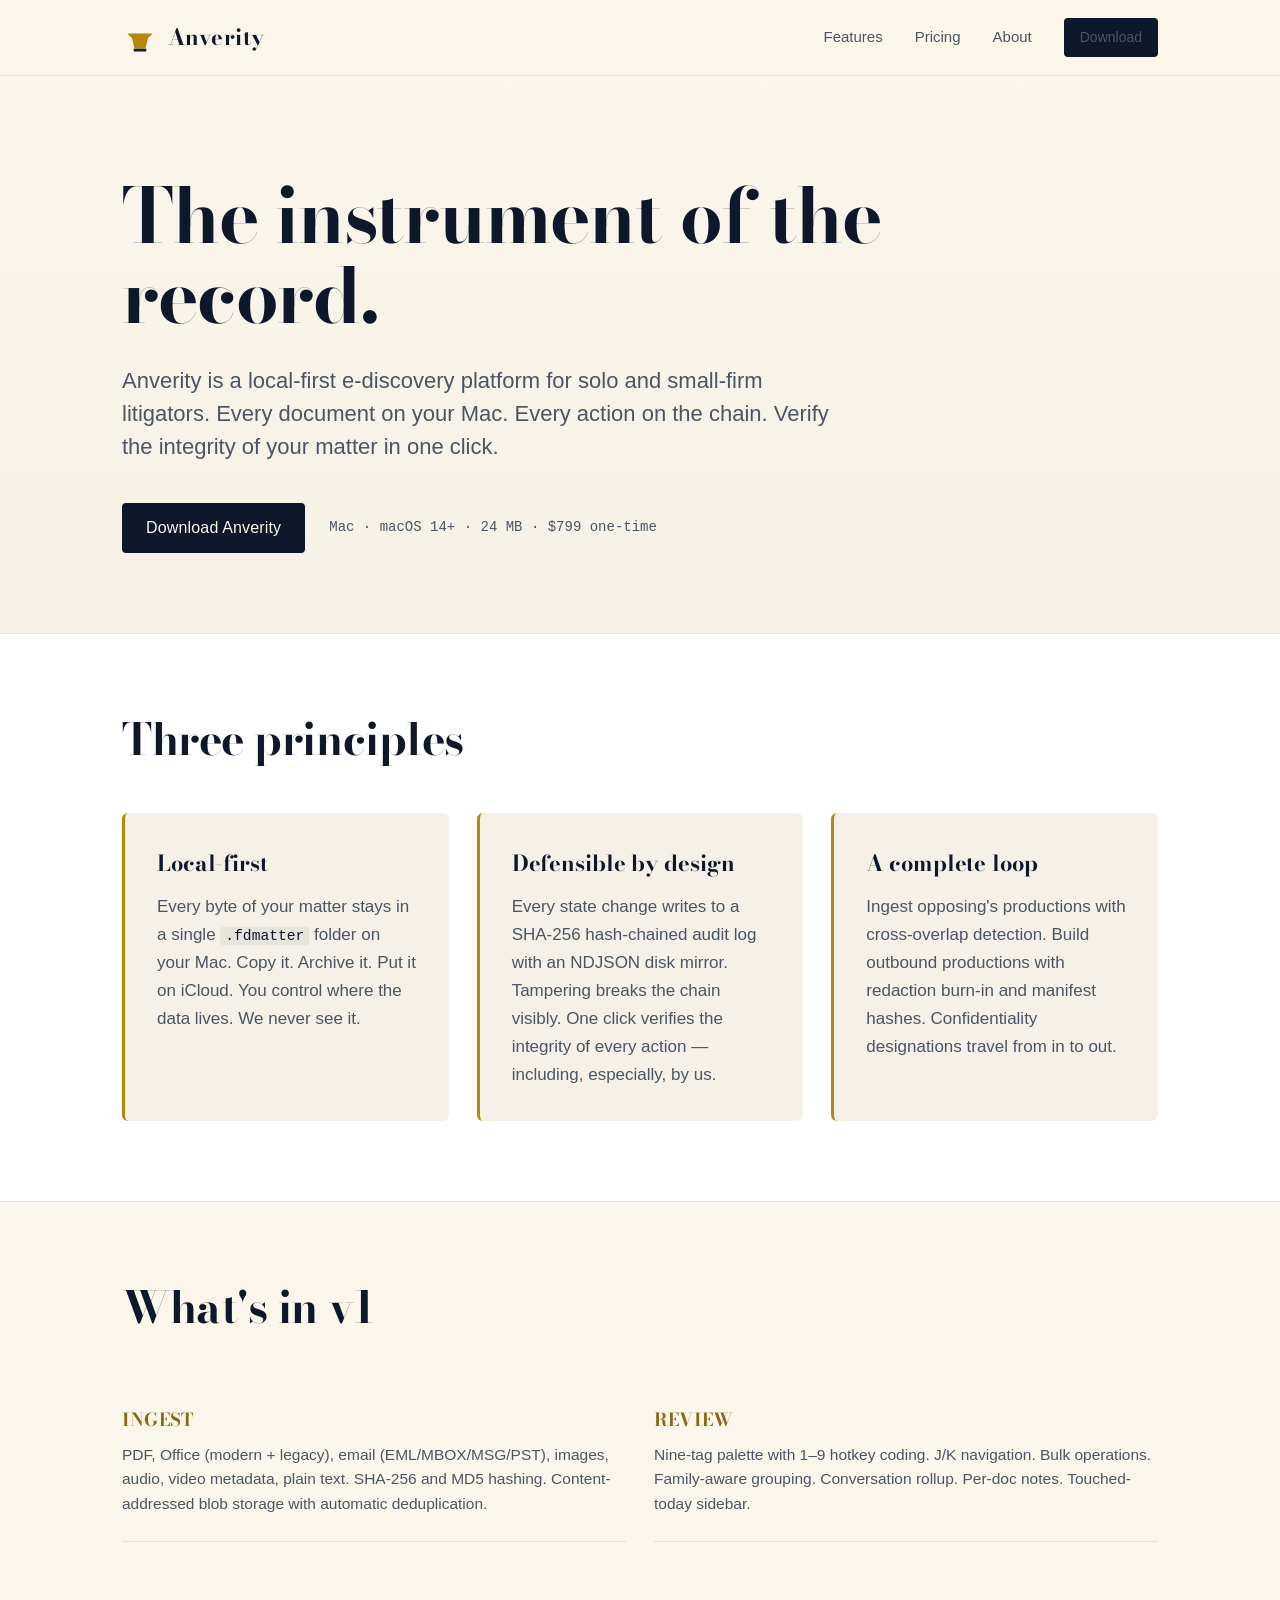
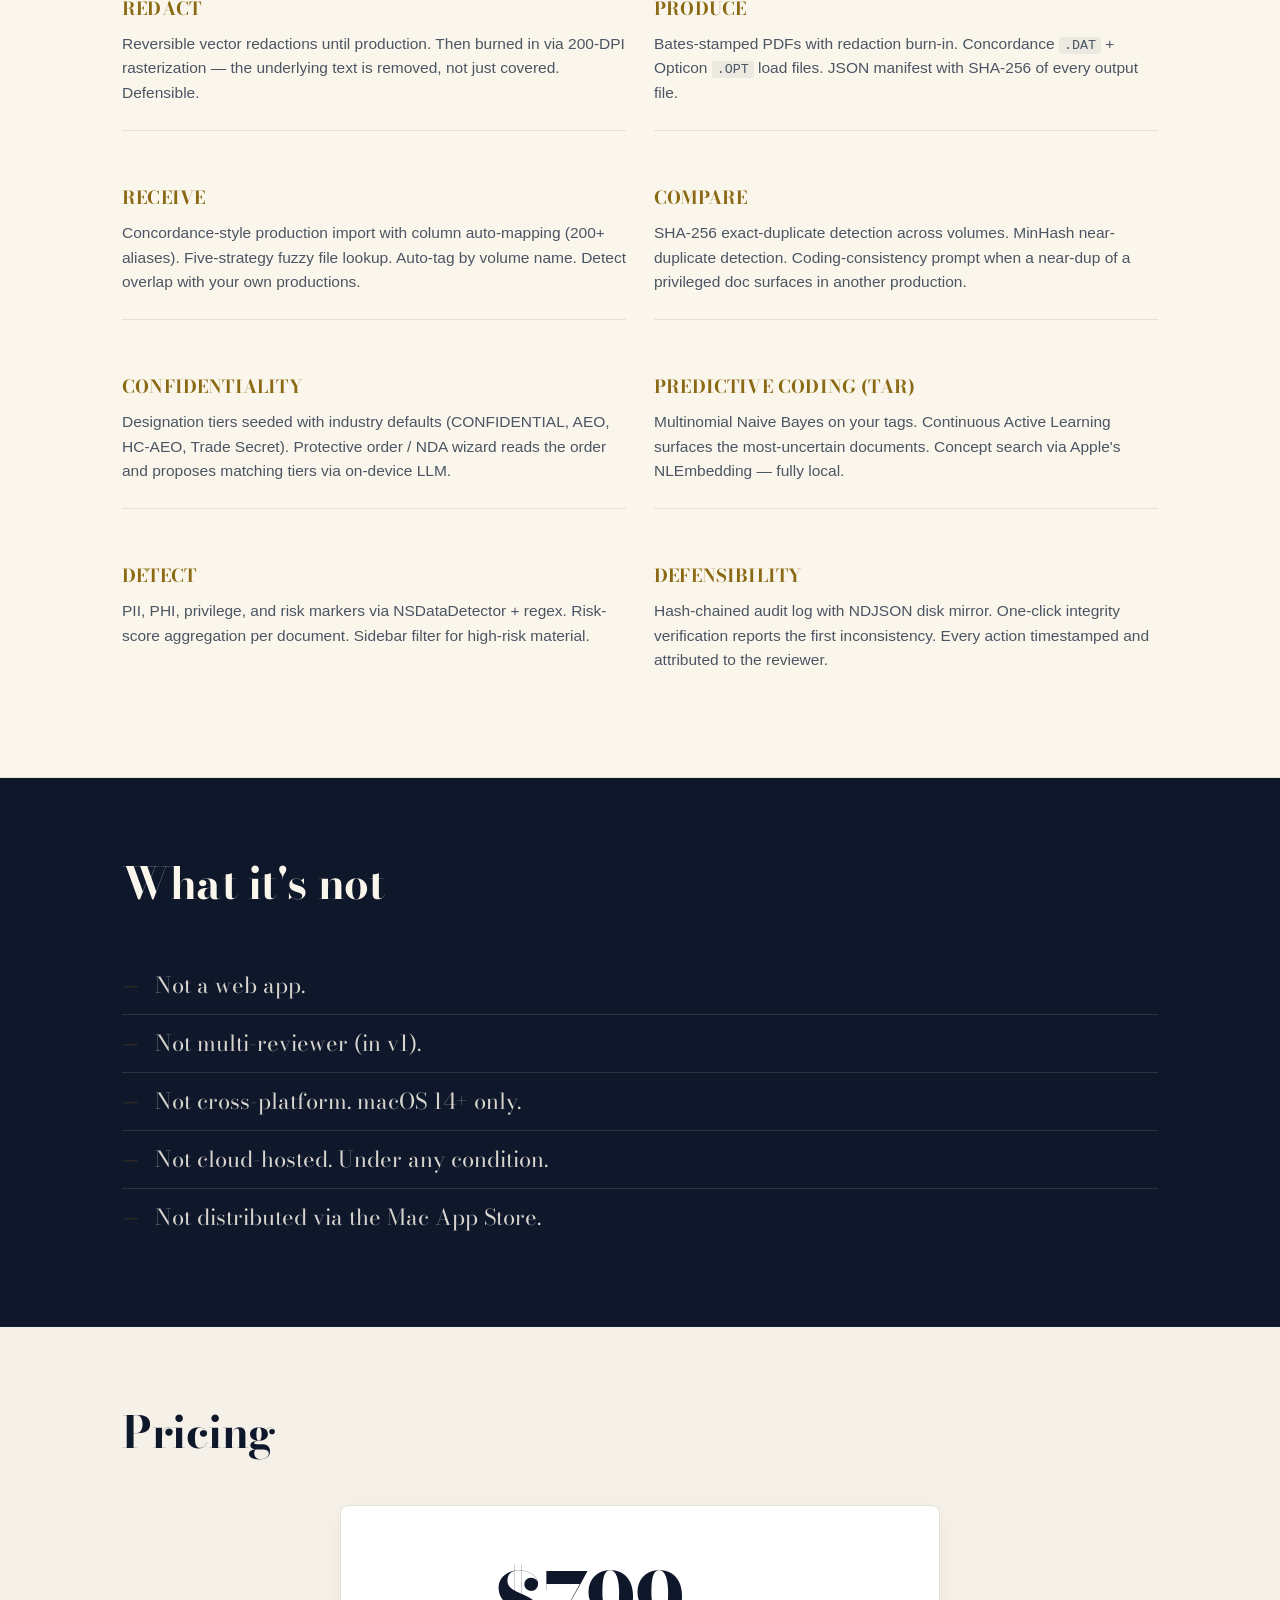
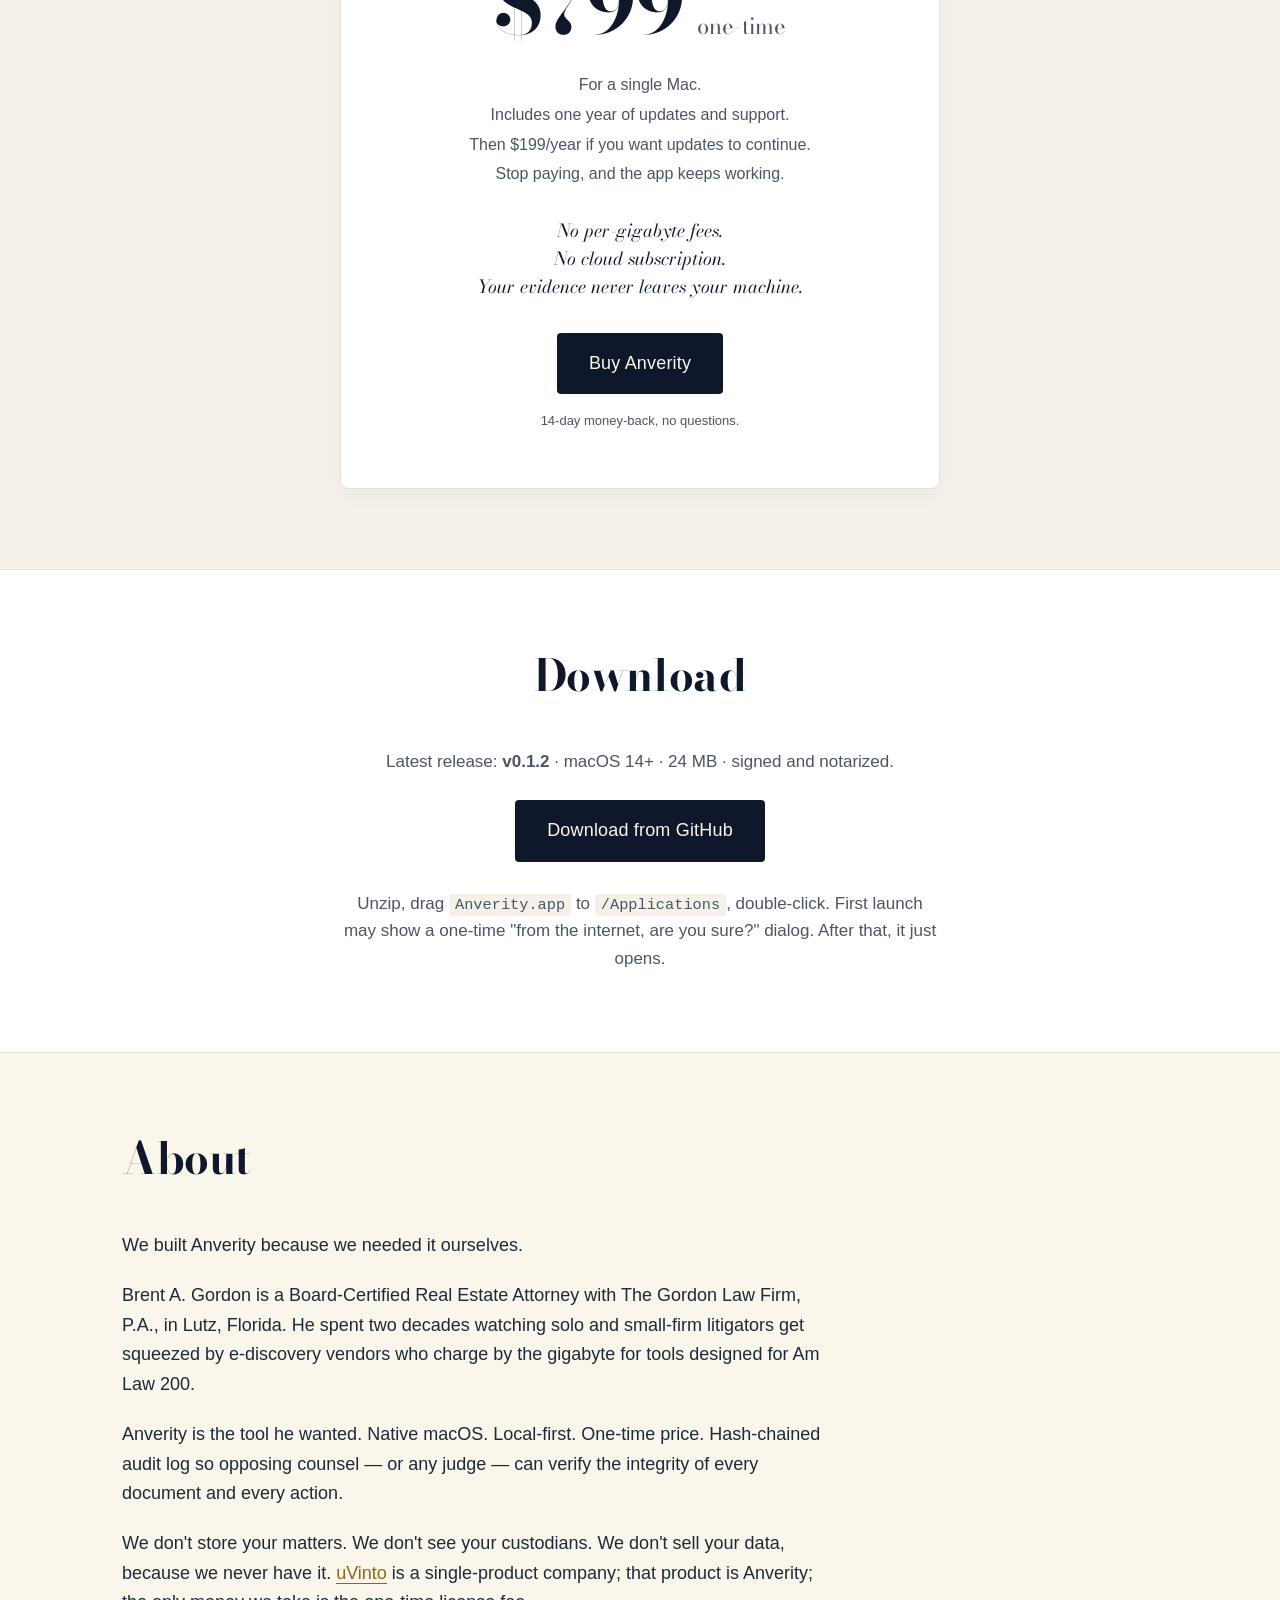
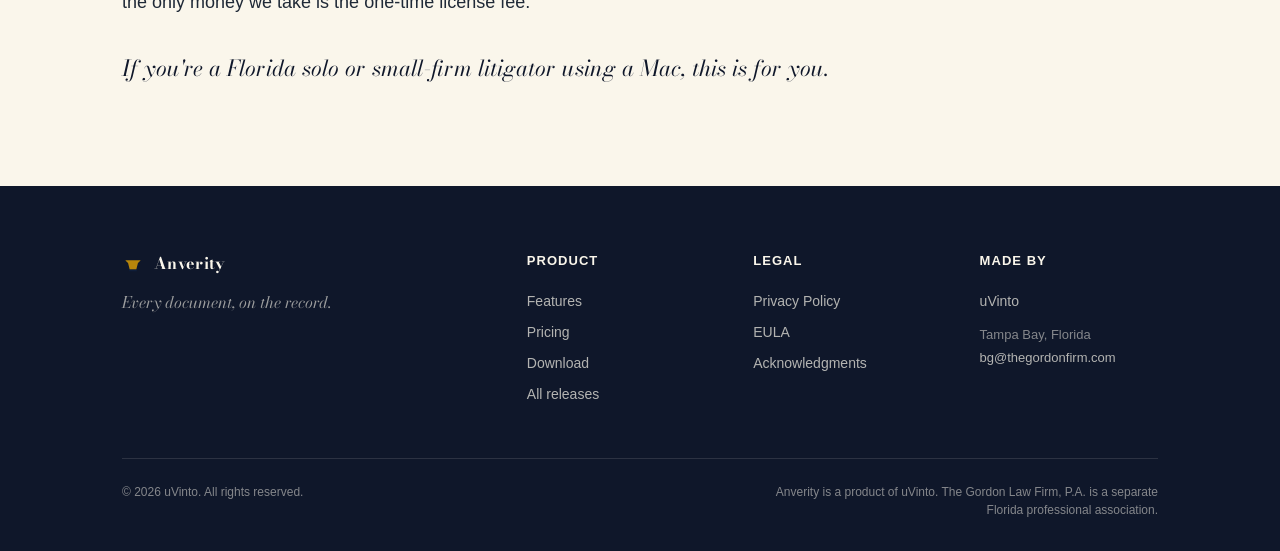
<file: index.html>
<!doctype html>
<html lang="en">
<head>
  <meta charset="utf-8">
  <title>Anverity — Local-first e-discovery for solo &amp; small-firm Mac litigators</title>
  <meta name="viewport" content="width=device-width,initial-scale=1">
  <meta name="description" content="The only modern, native-macOS, local-first e-discovery platform with cryptographic chain-of-custody. Every document stays on your Mac. One-time license. Made by uVinto.">
  <link rel="stylesheet" href="style.css">
</head>
<body>

<header class="nav">
  <div class="wrap">
    <div class="brand">
      <svg viewBox="0 0 40 40" width="36" height="36" aria-label="Anverity mark" class="brand-mark">
        <!-- Stylized anvil silhouette in bronze -->
        <path d="M6,15 L34,15 L31,18 L29,20 L11,20 L9,18 Z M11,20 L29,20 L26,32 L14,32 Z" fill="#B8860B"/>
        <rect x="13" y="32" width="14" height="3" fill="#0F1E3A"/>
      </svg>
      <span class="wordmark">Anverity</span>
    </div>
    <nav class="nav-links">
      <a href="#features">Features</a>
      <a href="#pricing">Pricing</a>
      <a href="#about">About</a>
      <a href="#download" class="btn btn-small">Download</a>
    </nav>
  </div>
</header>

<main>

<section class="hero">
  <div class="wrap">
    <h1>The instrument of the record.</h1>
    <p class="lede">Anverity is a local-first e-discovery platform for solo and small-firm litigators. Every document on your Mac. Every action on the chain. Verify the integrity of your matter in one click.</p>
    <div class="cta">
      <a href="#download" class="btn btn-primary">Download Anverity</a>
      <span class="cta-meta">Mac · macOS 14+ · 24 MB · $799 one-time</span>
    </div>
  </div>
</section>

<section class="principles">
  <div class="wrap">
    <h2>Three principles</h2>
    <div class="grid grid-3">
      <div class="card">
        <h3>Local-first</h3>
        <p>Every byte of your matter stays in a single <code>.fdmatter</code> folder on your Mac. Copy it. Archive it. Put it on iCloud. You control where the data lives. We never see it.</p>
      </div>
      <div class="card">
        <h3>Defensible by design</h3>
        <p>Every state change writes to a SHA-256 hash-chained audit log with an NDJSON disk mirror. Tampering breaks the chain visibly. One click verifies the integrity of every action — including, especially, by us.</p>
      </div>
      <div class="card">
        <h3>A complete loop</h3>
        <p>Ingest opposing's productions with cross-overlap detection. Build outbound productions with redaction burn-in and manifest hashes. Confidentiality designations travel from in to out.</p>
      </div>
    </div>
  </div>
</section>

<section id="features" class="features">
  <div class="wrap">
    <h2>What's in v1</h2>
    <div class="grid grid-2">

      <div class="feature">
        <h4>Ingest</h4>
        <p>PDF, Office (modern + legacy), email (EML/MBOX/MSG/PST), images, audio, video metadata, plain text. SHA-256 and MD5 hashing. Content-addressed blob storage with automatic deduplication.</p>
      </div>

      <div class="feature">
        <h4>Review</h4>
        <p>Nine-tag palette with 1–9 hotkey coding. J/K navigation. Bulk operations. Family-aware grouping. Conversation rollup. Per-doc notes. Touched-today sidebar.</p>
      </div>

      <div class="feature">
        <h4>Redact</h4>
        <p>Reversible vector redactions until production. Then burned in via 200-DPI rasterization — the underlying text is removed, not just covered. Defensible.</p>
      </div>

      <div class="feature">
        <h4>Produce</h4>
        <p>Bates-stamped PDFs with redaction burn-in. Concordance <code>.DAT</code> + Opticon <code>.OPT</code> load files. JSON manifest with SHA-256 of every output file.</p>
      </div>

      <div class="feature">
        <h4>Receive</h4>
        <p>Concordance-style production import with column auto-mapping (200+ aliases). Five-strategy fuzzy file lookup. Auto-tag by volume name. Detect overlap with your own productions.</p>
      </div>

      <div class="feature">
        <h4>Compare</h4>
        <p>SHA-256 exact-duplicate detection across volumes. MinHash near-duplicate detection. Coding-consistency prompt when a near-dup of a privileged doc surfaces in another production.</p>
      </div>

      <div class="feature">
        <h4>Confidentiality</h4>
        <p>Designation tiers seeded with industry defaults (CONFIDENTIAL, AEO, HC-AEO, Trade Secret). Protective order / NDA wizard reads the order and proposes matching tiers via on-device LLM.</p>
      </div>

      <div class="feature">
        <h4>Predictive coding (TAR)</h4>
        <p>Multinomial Naive Bayes on your tags. Continuous Active Learning surfaces the most-uncertain documents. Concept search via Apple's NLEmbedding — fully local.</p>
      </div>

      <div class="feature">
        <h4>Detect</h4>
        <p>PII, PHI, privilege, and risk markers via NSDataDetector + regex. Risk-score aggregation per document. Sidebar filter for high-risk material.</p>
      </div>

      <div class="feature">
        <h4>Defensibility</h4>
        <p>Hash-chained audit log with NDJSON disk mirror. One-click integrity verification reports the first inconsistency. Every action timestamped and attributed to the reviewer.</p>
      </div>

    </div>
  </div>
</section>

<section class="not">
  <div class="wrap">
    <h2>What it's not</h2>
    <ul class="not-list">
      <li>Not a web app.</li>
      <li>Not multi-reviewer (in v1).</li>
      <li>Not cross-platform. macOS 14+ only.</li>
      <li>Not cloud-hosted. Under any condition.</li>
      <li>Not distributed via the Mac App Store.</li>
    </ul>
  </div>
</section>

<section id="pricing" class="pricing">
  <div class="wrap">
    <h2>Pricing</h2>
    <div class="price-card">
      <div class="price">$799<span class="price-unit">one-time</span></div>
      <ul class="price-lines">
        <li>For a single Mac.</li>
        <li>Includes one year of updates and support.</li>
        <li>Then $199/year if you want updates to continue.</li>
        <li>Stop paying, and the app keeps working.</li>
      </ul>
      <p class="price-emphasis">
        No per-gigabyte fees.<br>
        No cloud subscription.<br>
        Your evidence never leaves your machine.
      </p>
      <a href="#download" class="btn btn-primary btn-large">Buy Anverity</a>
      <p class="price-fine">14-day money-back, no questions.</p>
    </div>
  </div>
</section>

<section id="download" class="download">
  <div class="wrap">
    <h2>Download</h2>
    <p>Latest release: <strong>v0.1.2</strong> · macOS 14+ · 24&nbsp;MB · signed and notarized.</p>
    <div class="cta">
      <a href="https://github.com/sgtreas/Anverity/releases/latest" class="btn btn-primary btn-large">Download from GitHub</a>
    </div>
    <p class="install-help">
      Unzip, drag <code>Anverity.app</code> to <code>/Applications</code>, double-click. First launch may show a one-time "from the internet, are you sure?" dialog. After that, it just opens.
    </p>
  </div>
</section>

<section id="about" class="about">
  <div class="wrap">
    <h2>About</h2>
    <p>
      We built Anverity because we needed it ourselves.
    </p>
    <p>
      Brent A. Gordon is a Board-Certified Real Estate Attorney with The Gordon Law Firm, P.A., in Lutz, Florida. He spent two decades watching solo and small-firm litigators get squeezed by e-discovery vendors who charge by the gigabyte for tools designed for Am Law 200.
    </p>
    <p>
      Anverity is the tool he wanted. Native macOS. Local-first. One-time price. Hash-chained audit log so opposing counsel — or any judge — can verify the integrity of every document and every action.
    </p>
    <p>
      We don't store your matters. We don't see your custodians. We don't sell your data, because we never have it. <a href="https://uvinto.com">uVinto</a> is a single-product company; that product is Anverity; the only money we take is the one-time license fee.
    </p>
    <p class="about-cta">
      If you're a Florida solo or small-firm litigator using a Mac, this is for you.
    </p>
  </div>
</section>

</main>

<footer>
  <div class="wrap">
    <div class="footer-grid">
      <div>
        <div class="brand small">
          <svg viewBox="0 0 40 40" width="22" height="22" class="brand-mark">
            <path d="M6,15 L34,15 L31,18 L29,20 L11,20 L9,18 Z M11,20 L29,20 L26,32 L14,32 Z" fill="#B8860B"/>
            <rect x="13" y="32" width="14" height="3" fill="#0F1E3A"/>
          </svg>
          <span class="wordmark">Anverity</span>
        </div>
        <p class="footer-tag">Every document, on the record.</p>
      </div>
      <div>
        <h5>Product</h5>
        <a href="#features">Features</a>
        <a href="#pricing">Pricing</a>
        <a href="#download">Download</a>
        <a href="https://github.com/sgtreas/Anverity/releases">All releases</a>
      </div>
      <div>
        <h5>Legal</h5>
        <a href="privacy.html">Privacy Policy</a>
        <a href="#eula">EULA</a>
        <a href="acknowledgments.html">Acknowledgments</a>
      </div>
      <div>
        <h5>Made by</h5>
        <a href="https://uvinto.com">uVinto</a>
        <p class="footer-meta">Tampa Bay, Florida<br>
          <a href="mailto:bg@thegordonfirm.com">bg@thegordonfirm.com</a></p>
      </div>
    </div>
    <div class="footer-bottom">
      <span>&copy; 2026 uVinto. All rights reserved.</span>
      <span class="footer-disclaimer">Anverity is a product of uVinto. The Gordon Law Firm, P.A. is a separate Florida professional association.</span>
    </div>
  </div>
</footer>

</body>
</html>
</file>
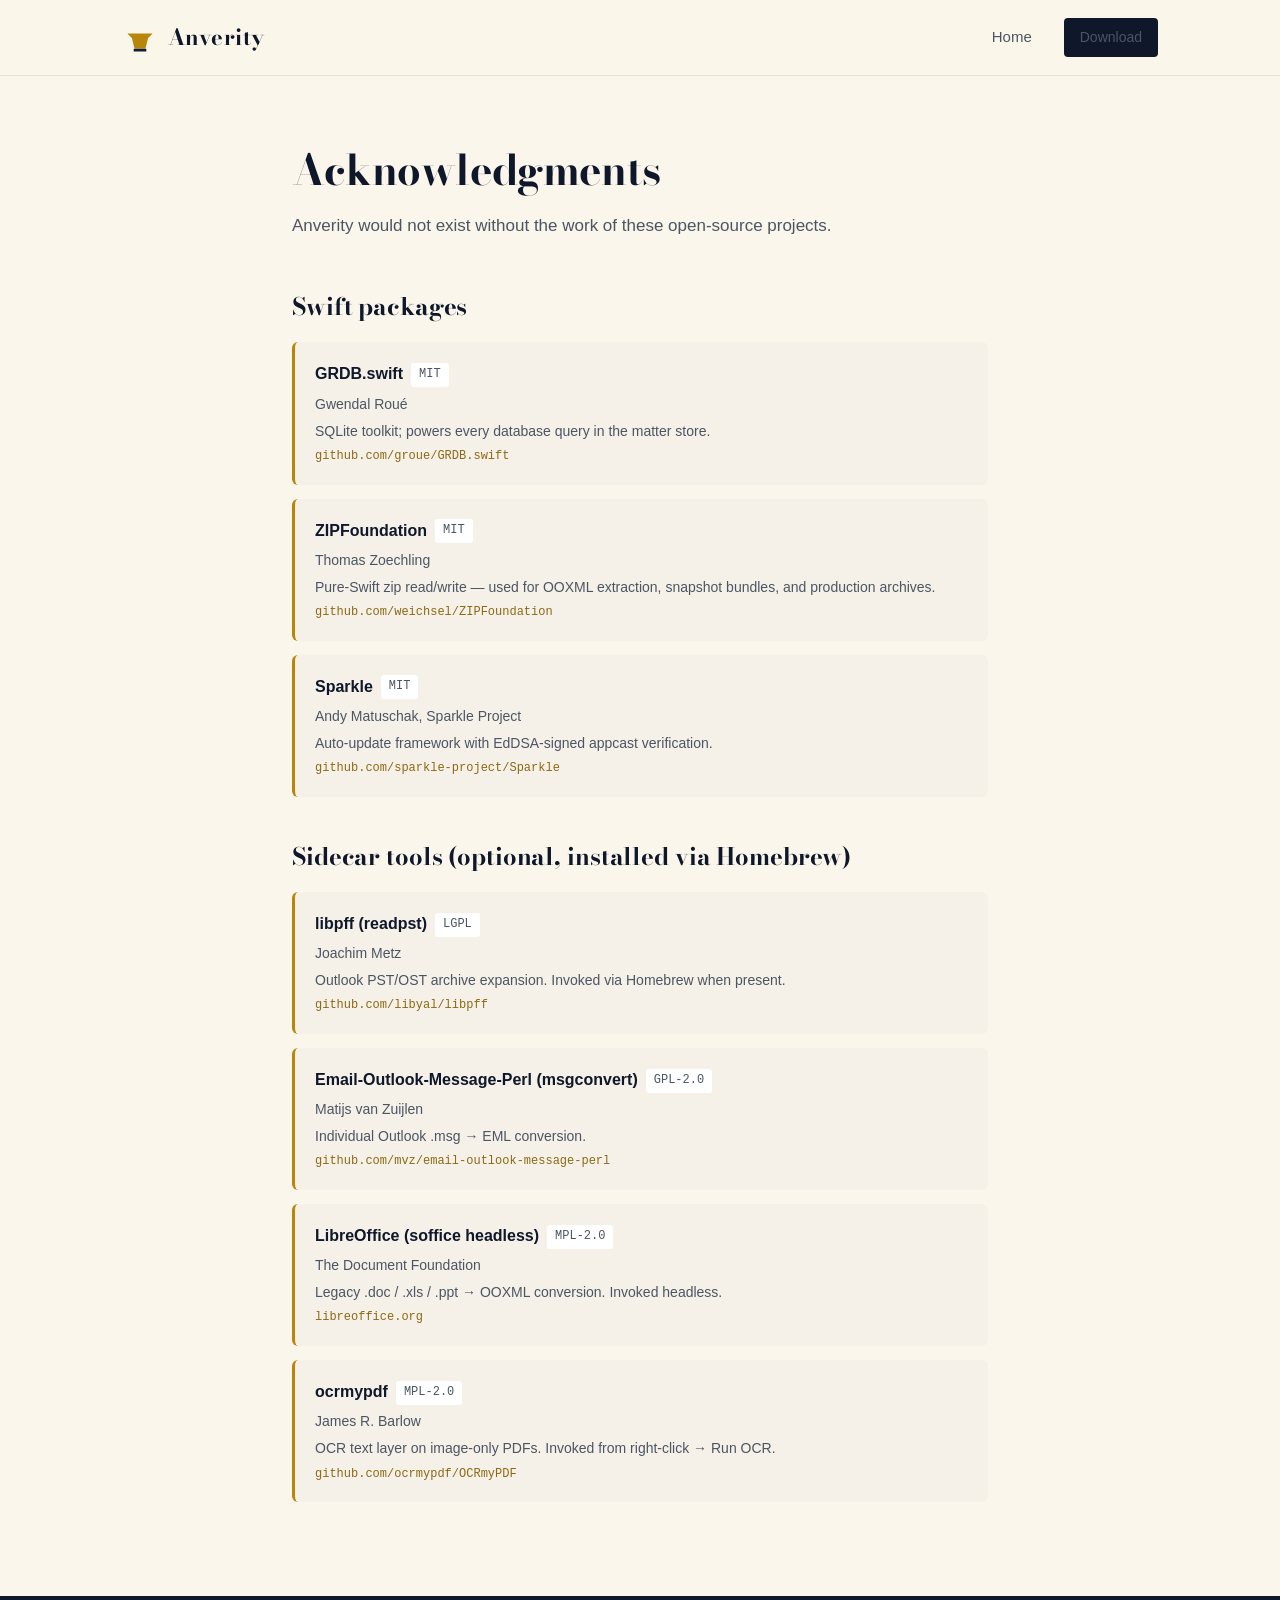
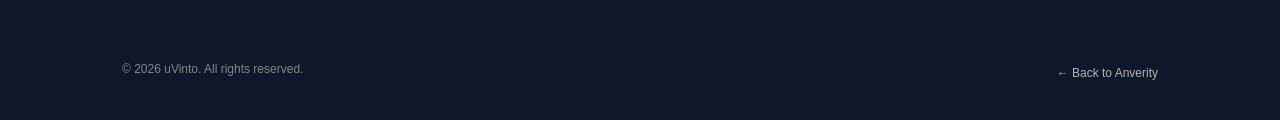
<file: acknowledgments.html>
<!doctype html>
<html lang="en">
<head>
  <meta charset="utf-8">
  <title>Acknowledgments — Anverity</title>
  <meta name="viewport" content="width=device-width,initial-scale=1">
  <link rel="stylesheet" href="style.css">
  <style>
    .legal-page { max-width: 760px; margin: 0 auto; padding: 60px 32px 80px; }
    .legal-page h1 {
      font-family: var(--serif); font-weight: 700;
      font-size: 42px; color: var(--navy);
      margin-bottom: 8px; letter-spacing: -0.01em;
    }
    .legal-page .lede {
      font-size: 17px; color: var(--ink-soft);
      margin-bottom: 48px; font-family: var(--sans);
    }
    .legal-page h2 {
      font-family: var(--serif); font-weight: 700;
      font-size: 24px; color: var(--navy);
      margin: 40px 0 16px; letter-spacing: -0.005em;
    }
    .package {
      padding: 18px 20px;
      margin-bottom: 14px;
      background: var(--cream-warm);
      border-radius: 6px;
      border-left: 3px solid var(--bronze);
    }
    .pkg-name {
      font-weight: 600;
      font-size: 16px;
      color: var(--navy);
      margin-right: 8px;
    }
    .pkg-license {
      display: inline-block;
      font-family: var(--mono);
      font-size: 12px;
      background: var(--paper);
      color: var(--ink-soft);
      padding: 2px 8px;
      border-radius: 3px;
      vertical-align: middle;
    }
    .pkg-author { font-size: 14px; color: var(--ink-soft); margin: 4px 0; }
    .pkg-purpose { font-size: 14px; color: var(--ink-soft); }
    .pkg-link {
      display: block;
      font-family: var(--mono);
      font-size: 12px;
      color: var(--bronze-deep);
      text-decoration: none;
      margin-top: 4px;
      word-break: break-all;
    }
    .pkg-link:hover { text-decoration: underline; }
  </style>
</head>
<body>

<header class="nav">
  <div class="wrap">
    <a href="index.html" class="brand" style="text-decoration:none;">
      <svg viewBox="0 0 40 40" width="36" height="36" class="brand-mark">
        <path d="M6,15 L34,15 L31,18 L29,20 L11,20 L9,18 Z M11,20 L29,20 L26,32 L14,32 Z" fill="#B8860B"/>
        <rect x="13" y="32" width="14" height="3" fill="#0F1E3A"/>
      </svg>
      <span class="wordmark">Anverity</span>
    </a>
    <nav class="nav-links">
      <a href="index.html">Home</a>
      <a href="index.html#download" class="btn btn-small">Download</a>
    </nav>
  </div>
</header>

<main class="legal-page">

<h1>Acknowledgments</h1>
<p class="lede">Anverity would not exist without the work of these open-source projects.</p>

<h2>Swift packages</h2>

<div class="package">
  <span class="pkg-name">GRDB.swift</span><span class="pkg-license">MIT</span>
  <div class="pkg-author">Gwendal Roué</div>
  <div class="pkg-purpose">SQLite toolkit; powers every database query in the matter store.</div>
  <a href="https://github.com/groue/GRDB.swift" class="pkg-link">github.com/groue/GRDB.swift</a>
</div>

<div class="package">
  <span class="pkg-name">ZIPFoundation</span><span class="pkg-license">MIT</span>
  <div class="pkg-author">Thomas Zoechling</div>
  <div class="pkg-purpose">Pure-Swift zip read/write — used for OOXML extraction, snapshot bundles, and production archives.</div>
  <a href="https://github.com/weichsel/ZIPFoundation" class="pkg-link">github.com/weichsel/ZIPFoundation</a>
</div>

<div class="package">
  <span class="pkg-name">Sparkle</span><span class="pkg-license">MIT</span>
  <div class="pkg-author">Andy Matuschak, Sparkle Project</div>
  <div class="pkg-purpose">Auto-update framework with EdDSA-signed appcast verification.</div>
  <a href="https://github.com/sparkle-project/Sparkle" class="pkg-link">github.com/sparkle-project/Sparkle</a>
</div>

<h2>Sidecar tools (optional, installed via Homebrew)</h2>

<div class="package">
  <span class="pkg-name">libpff (readpst)</span><span class="pkg-license">LGPL</span>
  <div class="pkg-author">Joachim Metz</div>
  <div class="pkg-purpose">Outlook PST/OST archive expansion. Invoked via Homebrew when present.</div>
  <a href="https://github.com/libyal/libpff" class="pkg-link">github.com/libyal/libpff</a>
</div>

<div class="package">
  <span class="pkg-name">Email-Outlook-Message-Perl (msgconvert)</span><span class="pkg-license">GPL-2.0</span>
  <div class="pkg-author">Matijs van Zuijlen</div>
  <div class="pkg-purpose">Individual Outlook .msg → EML conversion.</div>
  <a href="https://github.com/mvz/email-outlook-message-perl" class="pkg-link">github.com/mvz/email-outlook-message-perl</a>
</div>

<div class="package">
  <span class="pkg-name">LibreOffice (soffice headless)</span><span class="pkg-license">MPL-2.0</span>
  <div class="pkg-author">The Document Foundation</div>
  <div class="pkg-purpose">Legacy .doc / .xls / .ppt → OOXML conversion. Invoked headless.</div>
  <a href="https://www.libreoffice.org" class="pkg-link">libreoffice.org</a>
</div>

<div class="package">
  <span class="pkg-name">ocrmypdf</span><span class="pkg-license">MPL-2.0</span>
  <div class="pkg-author">James R. Barlow</div>
  <div class="pkg-purpose">OCR text layer on image-only PDFs. Invoked from right-click → Run OCR.</div>
  <a href="https://github.com/ocrmypdf/OCRmyPDF" class="pkg-link">github.com/ocrmypdf/OCRmyPDF</a>
</div>

</main>

<footer>
  <div class="wrap">
    <div class="footer-bottom" style="border-top:none; padding-top:0;">
      <span>&copy; 2026 uVinto. All rights reserved.</span>
      <a href="index.html">← Back to Anverity</a>
    </div>
  </div>
</footer>

</body>
</html>
</file>
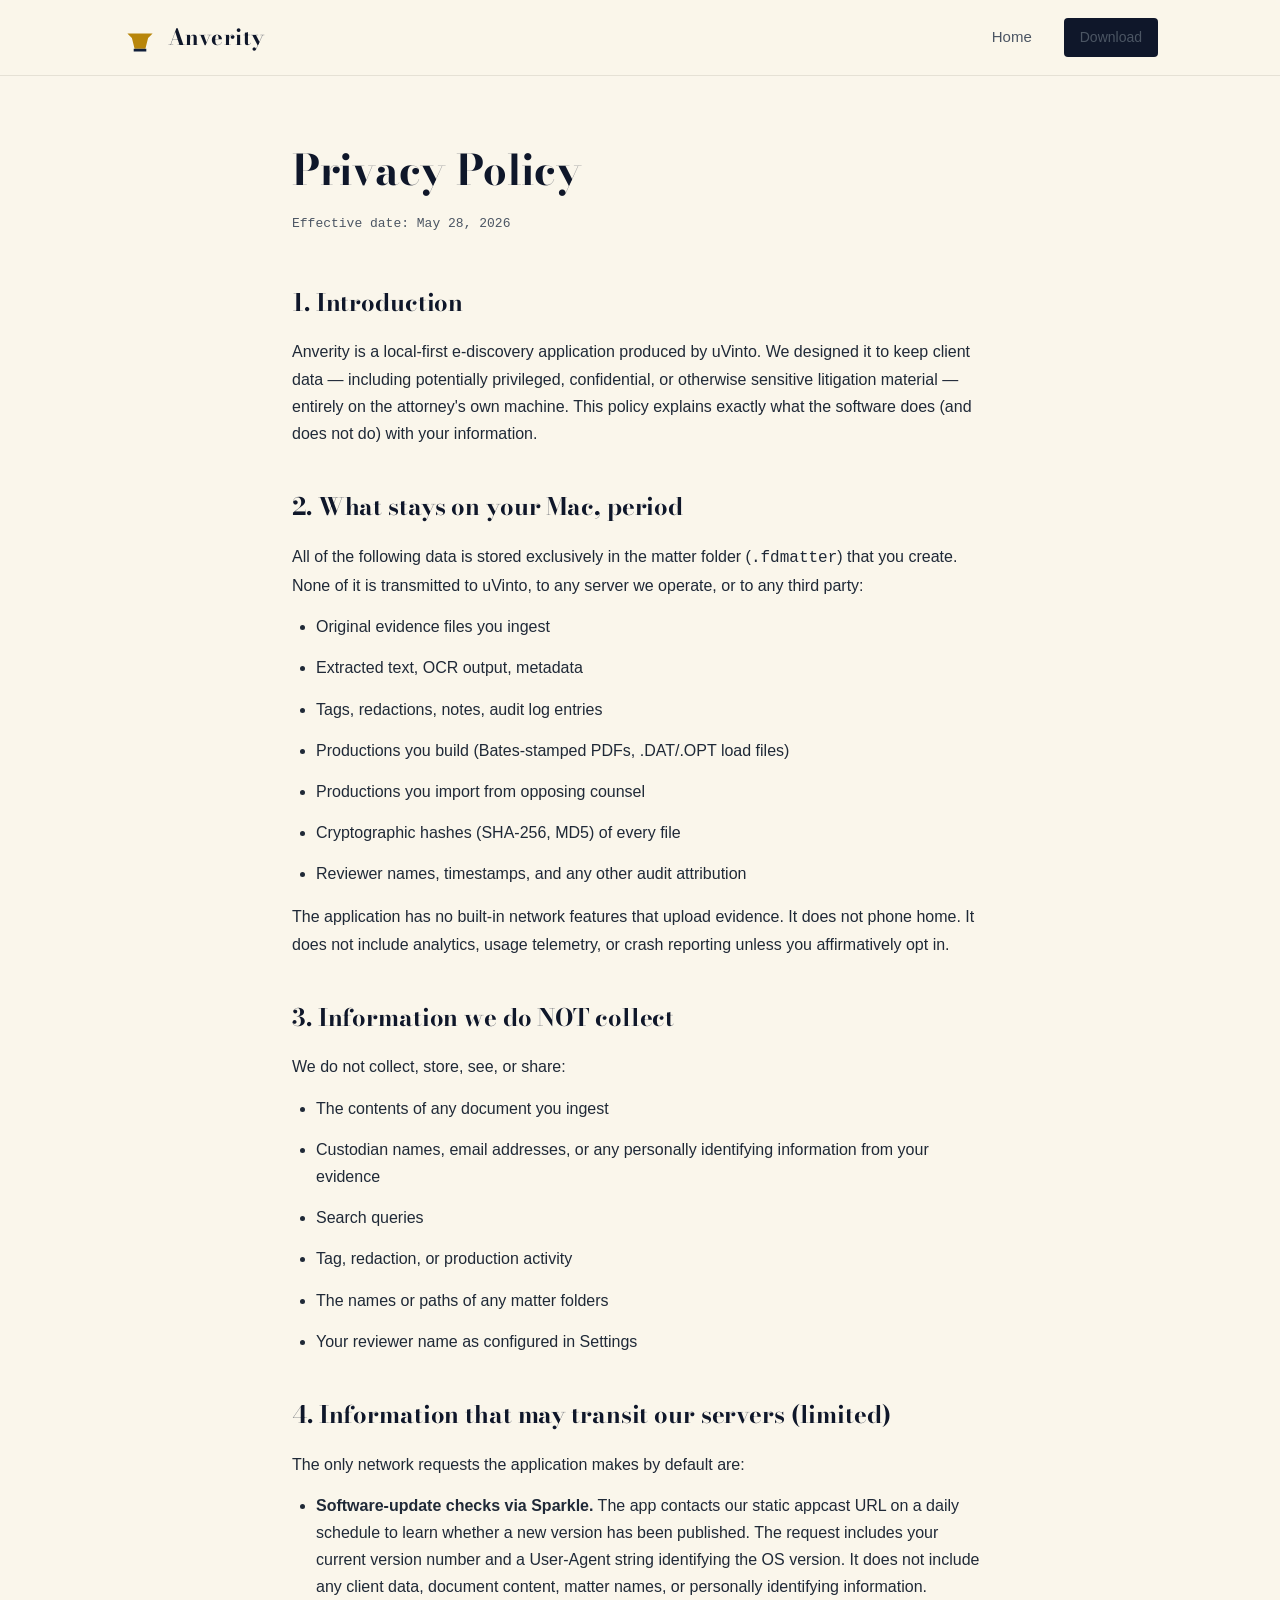
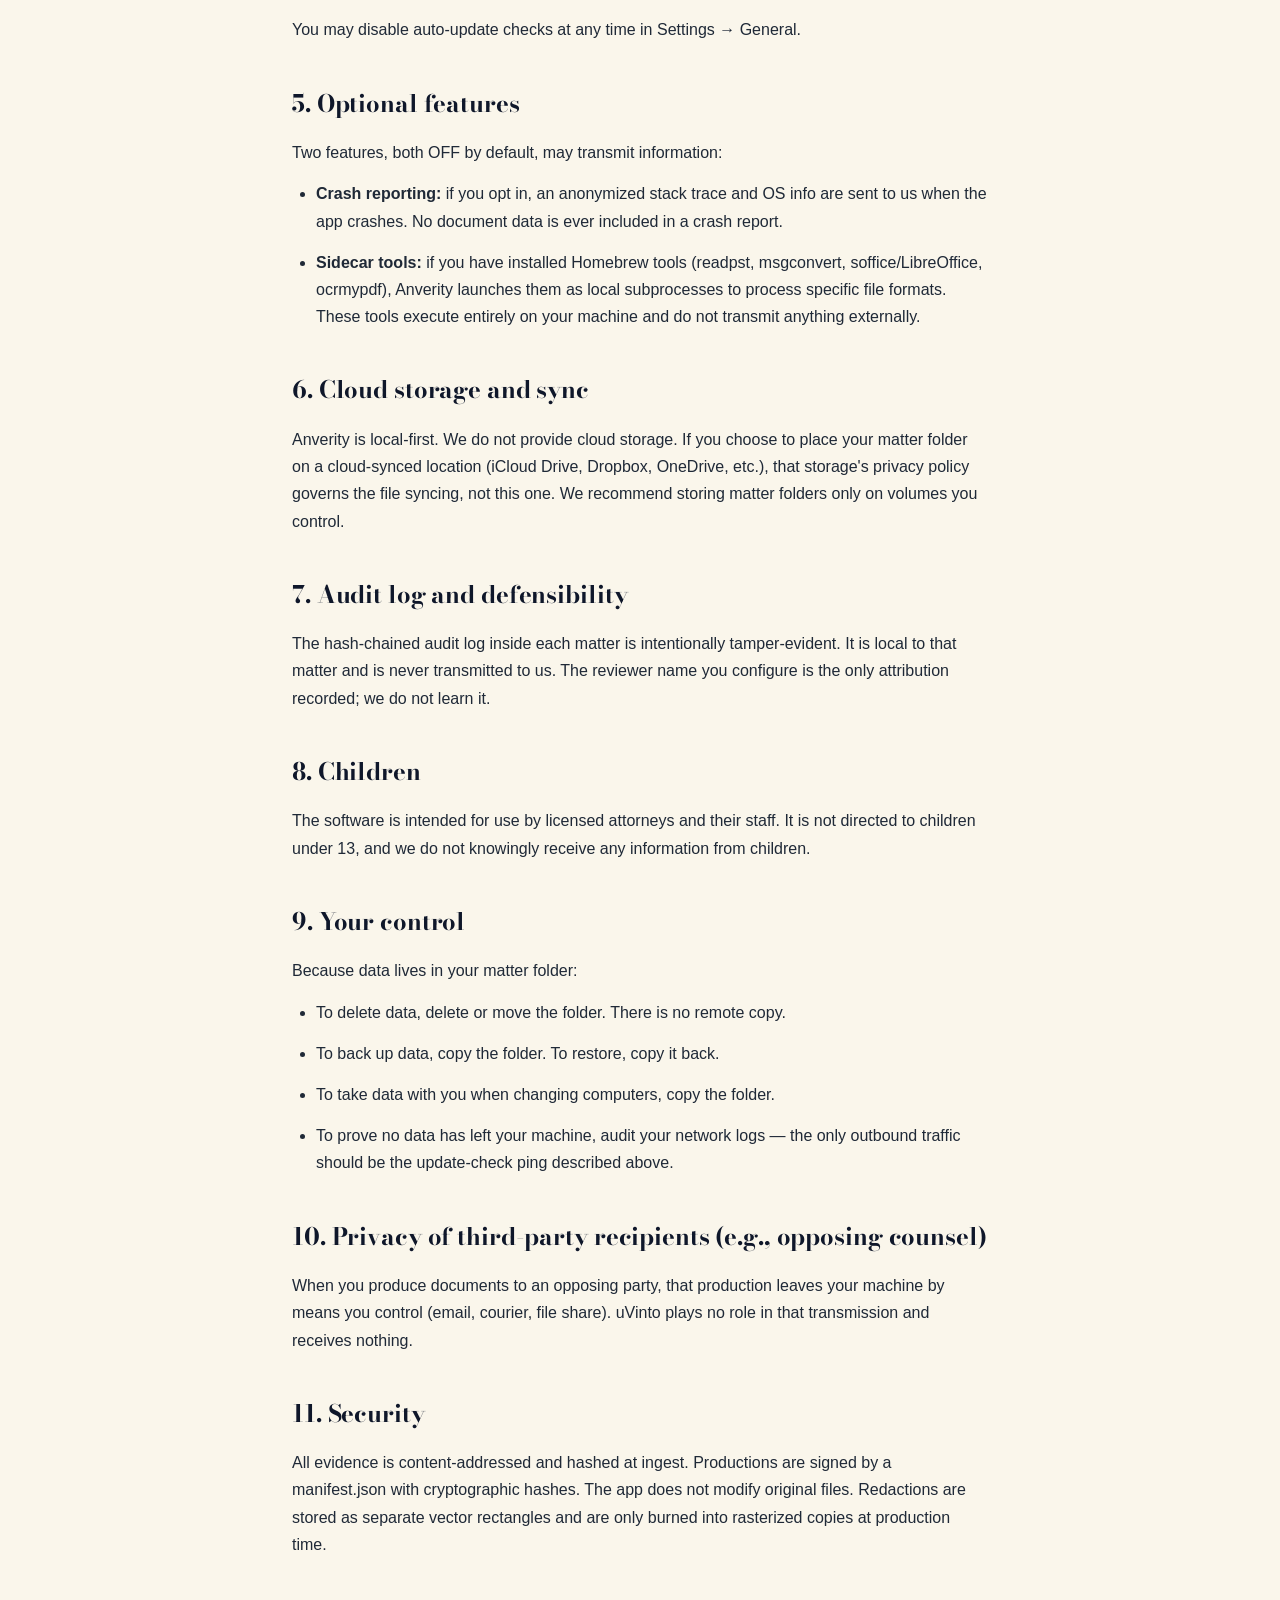
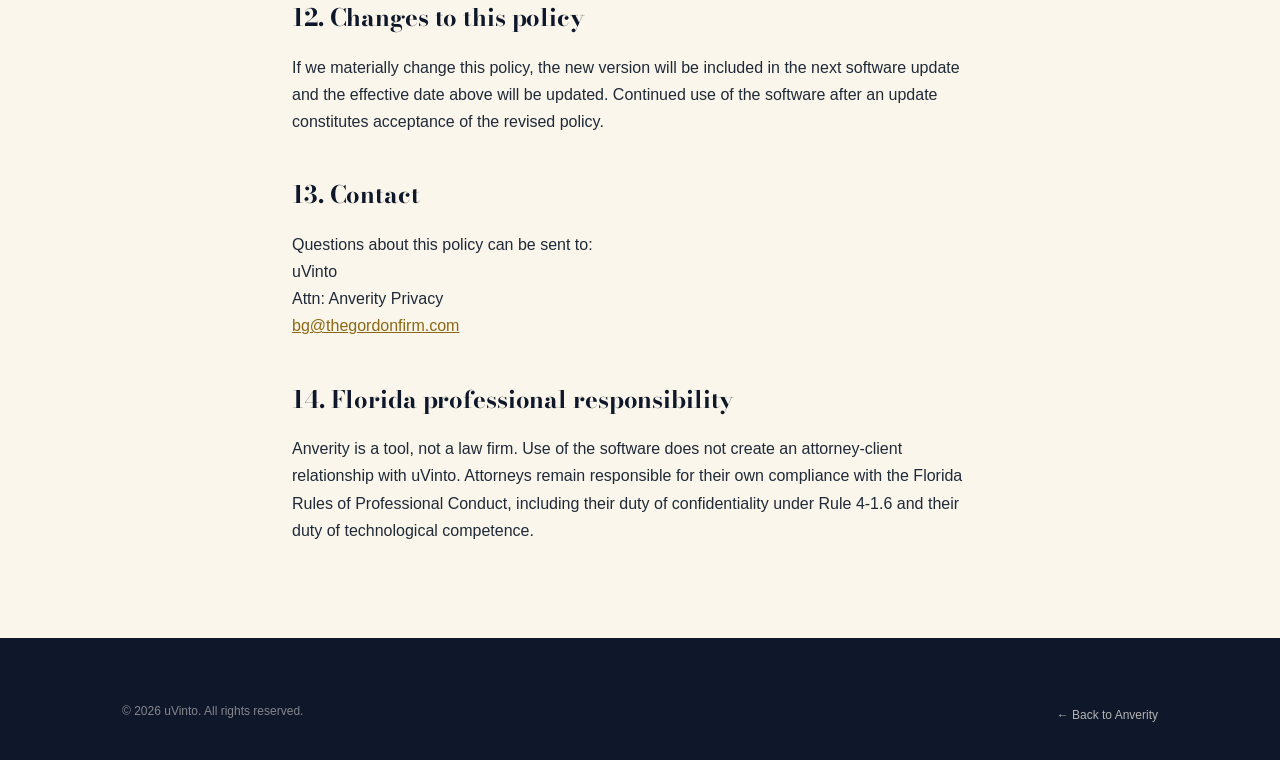
<file: privacy.html>
<!doctype html>
<html lang="en">
<head>
  <meta charset="utf-8">
  <title>Privacy Policy — Anverity</title>
  <meta name="viewport" content="width=device-width,initial-scale=1">
  <link rel="stylesheet" href="style.css">
  <style>
    .legal-page { max-width: 760px; margin: 0 auto; padding: 60px 32px 80px; }
    .legal-page h1 {
      font-family: var(--serif); font-weight: 700;
      font-size: 42px; color: var(--navy);
      margin-bottom: 8px; letter-spacing: -0.01em;
    }
    .legal-page .effective {
      font-family: var(--mono); font-size: 13px;
      color: var(--ink-soft); margin-bottom: 48px;
    }
    .legal-page h2 {
      font-family: var(--serif); font-weight: 700;
      font-size: 24px; color: var(--navy);
      margin: 40px 0 16px; letter-spacing: -0.005em;
    }
    .legal-page p, .legal-page li {
      font-size: 16px; line-height: 1.7;
      color: var(--ink); margin-bottom: 14px;
    }
    .legal-page ul { margin-left: 24px; margin-bottom: 16px; }
    .legal-page a { color: var(--bronze-deep); }
  </style>
</head>
<body>

<header class="nav">
  <div class="wrap">
    <a href="index.html" class="brand" style="text-decoration:none;">
      <svg viewBox="0 0 40 40" width="36" height="36" class="brand-mark">
        <path d="M6,15 L34,15 L31,18 L29,20 L11,20 L9,18 Z M11,20 L29,20 L26,32 L14,32 Z" fill="#B8860B"/>
        <rect x="13" y="32" width="14" height="3" fill="#0F1E3A"/>
      </svg>
      <span class="wordmark">Anverity</span>
    </a>
    <nav class="nav-links">
      <a href="index.html">Home</a>
      <a href="index.html#download" class="btn btn-small">Download</a>
    </nav>
  </div>
</header>

<main class="legal-page">

<h1>Privacy Policy</h1>
<div class="effective">Effective date: May 28, 2026</div>

<h2>1. Introduction</h2>
<p>Anverity is a local-first e-discovery application produced by uVinto. We designed it to keep client data — including potentially privileged, confidential, or otherwise sensitive litigation material — entirely on the attorney's own machine. This policy explains exactly what the software does (and does not do) with your information.</p>

<h2>2. What stays on your Mac, period</h2>
<p>All of the following data is stored exclusively in the matter folder (<code>.fdmatter</code>) that you create. None of it is transmitted to uVinto, to any server we operate, or to any third party:</p>
<ul>
  <li>Original evidence files you ingest</li>
  <li>Extracted text, OCR output, metadata</li>
  <li>Tags, redactions, notes, audit log entries</li>
  <li>Productions you build (Bates-stamped PDFs, .DAT/.OPT load files)</li>
  <li>Productions you import from opposing counsel</li>
  <li>Cryptographic hashes (SHA-256, MD5) of every file</li>
  <li>Reviewer names, timestamps, and any other audit attribution</li>
</ul>
<p>The application has no built-in network features that upload evidence. It does not phone home. It does not include analytics, usage telemetry, or crash reporting unless you affirmatively opt in.</p>

<h2>3. Information we do NOT collect</h2>
<p>We do not collect, store, see, or share:</p>
<ul>
  <li>The contents of any document you ingest</li>
  <li>Custodian names, email addresses, or any personally identifying information from your evidence</li>
  <li>Search queries</li>
  <li>Tag, redaction, or production activity</li>
  <li>The names or paths of any matter folders</li>
  <li>Your reviewer name as configured in Settings</li>
</ul>

<h2>4. Information that may transit our servers (limited)</h2>
<p>The only network requests the application makes by default are:</p>
<ul>
  <li><strong>Software-update checks via Sparkle.</strong> The app contacts our static appcast URL on a daily schedule to learn whether a new version has been published. The request includes your current version number and a User-Agent string identifying the OS version. It does not include any client data, document content, matter names, or personally identifying information.</li>
</ul>
<p>You may disable auto-update checks at any time in Settings → General.</p>

<h2>5. Optional features</h2>
<p>Two features, both OFF by default, may transmit information:</p>
<ul>
  <li><strong>Crash reporting:</strong> if you opt in, an anonymized stack trace and OS info are sent to us when the app crashes. No document data is ever included in a crash report.</li>
  <li><strong>Sidecar tools:</strong> if you have installed Homebrew tools (readpst, msgconvert, soffice/LibreOffice, ocrmypdf), Anverity launches them as local subprocesses to process specific file formats. These tools execute entirely on your machine and do not transmit anything externally.</li>
</ul>

<h2>6. Cloud storage and sync</h2>
<p>Anverity is local-first. We do not provide cloud storage. If you choose to place your matter folder on a cloud-synced location (iCloud Drive, Dropbox, OneDrive, etc.), that storage's privacy policy governs the file syncing, not this one. We recommend storing matter folders only on volumes you control.</p>

<h2>7. Audit log and defensibility</h2>
<p>The hash-chained audit log inside each matter is intentionally tamper-evident. It is local to that matter and is never transmitted to us. The reviewer name you configure is the only attribution recorded; we do not learn it.</p>

<h2>8. Children</h2>
<p>The software is intended for use by licensed attorneys and their staff. It is not directed to children under 13, and we do not knowingly receive any information from children.</p>

<h2>9. Your control</h2>
<p>Because data lives in your matter folder:</p>
<ul>
  <li>To delete data, delete or move the folder. There is no remote copy.</li>
  <li>To back up data, copy the folder. To restore, copy it back.</li>
  <li>To take data with you when changing computers, copy the folder.</li>
  <li>To prove no data has left your machine, audit your network logs — the only outbound traffic should be the update-check ping described above.</li>
</ul>

<h2>10. Privacy of third-party recipients (e.g., opposing counsel)</h2>
<p>When you produce documents to an opposing party, that production leaves your machine by means you control (email, courier, file share). uVinto plays no role in that transmission and receives nothing.</p>

<h2>11. Security</h2>
<p>All evidence is content-addressed and hashed at ingest. Productions are signed by a manifest.json with cryptographic hashes. The app does not modify original files. Redactions are stored as separate vector rectangles and are only burned into rasterized copies at production time.</p>

<h2>12. Changes to this policy</h2>
<p>If we materially change this policy, the new version will be included in the next software update and the effective date above will be updated. Continued use of the software after an update constitutes acceptance of the revised policy.</p>

<h2>13. Contact</h2>
<p>
  Questions about this policy can be sent to:<br>
  uVinto<br>
  Attn: Anverity Privacy<br>
  <a href="mailto:bg@thegordonfirm.com">bg@thegordonfirm.com</a>
</p>

<h2>14. Florida professional responsibility</h2>
<p>Anverity is a tool, not a law firm. Use of the software does not create an attorney-client relationship with uVinto. Attorneys remain responsible for their own compliance with the Florida Rules of Professional Conduct, including their duty of confidentiality under Rule 4-1.6 and their duty of technological competence.</p>

</main>

<footer>
  <div class="wrap">
    <div class="footer-bottom" style="border-top:none; padding-top:0;">
      <span>&copy; 2026 uVinto. All rights reserved.</span>
      <a href="index.html">← Back to Anverity</a>
    </div>
  </div>
</footer>

</body>
</html>
</file>
<file: style.css>
/* Anverity — landing page
   Voice: quiet authority. Restrained. Editorial typography.
   Palette mirrors POSITIONING.md:
     midnight navy   #0F172A   primary
     burnished bronze #B8860B  brand accent
     spark           #FCD34D   sparingly
     cream surface   #FAF6EB
     warm gray-cream #F5F1E8   subtle backgrounds
*/

@import url('https://fonts.googleapis.com/css2?family=Bodoni+Moda:opsz,wght@6..96,400;6..96,700&display=swap');

* { box-sizing: border-box; margin: 0; padding: 0; }

:root {
  --navy: #0F172A;
  --navy-deep: #0F1E3A;
  --bronze: #B8860B;
  --bronze-deep: #8B6914;
  --spark: #FCD34D;
  --cream: #FAF6EB;
  --cream-warm: #F5F1E8;
  --paper: #FFFFFF;
  --ink: #1F2937;
  --ink-soft: #4B5563;
  --rule: #E5E1D5;

  --serif: 'Bodoni Moda', 'Didot', 'Bodoni 72', 'Times New Roman', serif;
  --sans: -apple-system, BlinkMacSystemFont, 'Inter', 'Helvetica Neue', Helvetica, Arial, sans-serif;
  --mono: 'SF Mono', Menlo, Monaco, 'Cascadia Code', monospace;
}

html { scroll-behavior: smooth; }

body {
  font-family: var(--sans);
  font-size: 17px;
  line-height: 1.65;
  color: var(--ink);
  background: var(--cream);
  -webkit-font-smoothing: antialiased;
  -moz-osx-font-smoothing: grayscale;
}

.wrap { max-width: 1100px; margin: 0 auto; padding: 0 32px; }

/* ───────── nav ───────── */

.nav {
  border-bottom: 1px solid var(--rule);
  background: var(--cream);
  position: sticky;
  top: 0;
  z-index: 50;
  backdrop-filter: saturate(180%) blur(8px);
  background: rgba(250, 246, 235, 0.92);
}

.nav .wrap {
  display: flex;
  align-items: center;
  justify-content: space-between;
  padding-top: 18px;
  padding-bottom: 18px;
}

.brand {
  display: flex;
  align-items: center;
  gap: 10px;
}

.brand-mark { flex-shrink: 0; }

.wordmark {
  font-family: var(--serif);
  font-weight: 700;
  font-size: 22px;
  letter-spacing: 0.02em;
  color: var(--navy);
}

.brand.small .wordmark { font-size: 16px; }

.nav-links {
  display: flex;
  align-items: center;
  gap: 32px;
  font-size: 15px;
}

.nav-links a {
  color: var(--ink-soft);
  text-decoration: none;
  transition: color 0.15s;
}

.nav-links a:hover { color: var(--navy); }

/* ───────── buttons ───────── */

.btn {
  display: inline-block;
  font-family: var(--sans);
  font-weight: 500;
  text-decoration: none;
  border-radius: 4px;
  transition: all 0.18s;
  cursor: pointer;
  border: none;
}

.btn-primary {
  background: var(--navy);
  color: var(--cream);
  padding: 12px 24px;
  font-size: 16px;
  letter-spacing: 0.01em;
}

.btn-primary:hover {
  background: var(--navy-deep);
  transform: translateY(-1px);
  box-shadow: 0 8px 20px rgba(15, 23, 42, 0.18);
}

.btn-large {
  padding: 16px 32px;
  font-size: 18px;
}

.btn-small {
  padding: 8px 16px;
  font-size: 14px;
  background: var(--navy);
  color: var(--cream);
}

.btn-small:hover { background: var(--navy-deep); }

/* ───────── hero ───────── */

.hero {
  padding: 100px 0 80px;
  background: linear-gradient(180deg, var(--cream) 0%, var(--cream-warm) 100%);
  border-bottom: 1px solid var(--rule);
}

.hero h1 {
  font-family: var(--serif);
  font-weight: 700;
  font-size: clamp(40px, 6.5vw, 76px);
  line-height: 1.05;
  letter-spacing: -0.015em;
  color: var(--navy);
  margin-bottom: 28px;
  max-width: 900px;
}

.lede {
  font-size: 22px;
  line-height: 1.5;
  color: var(--ink-soft);
  max-width: 720px;
  margin-bottom: 40px;
}

.cta {
  display: flex;
  align-items: center;
  gap: 24px;
  flex-wrap: wrap;
}

.cta-meta {
  font-size: 14px;
  color: var(--ink-soft);
  font-family: var(--mono);
}

/* ───────── sections ───────── */

section { padding: 80px 0; }

section h2 {
  font-family: var(--serif);
  font-weight: 700;
  font-size: clamp(28px, 4vw, 44px);
  line-height: 1.15;
  letter-spacing: -0.01em;
  color: var(--navy);
  margin-bottom: 48px;
}

/* ───────── three principles ───────── */

.principles {
  background: var(--paper);
  border-bottom: 1px solid var(--rule);
}

.grid {
  display: grid;
  gap: 28px;
}

.grid-3 { grid-template-columns: repeat(3, 1fr); }
.grid-2 { grid-template-columns: repeat(2, 1fr); }

@media (max-width: 800px) {
  .grid-3, .grid-2 { grid-template-columns: 1fr; }
}

.card {
  padding: 32px;
  background: var(--cream-warm);
  border-radius: 6px;
  border-left: 3px solid var(--bronze);
}

.card h3 {
  font-family: var(--serif);
  font-size: 22px;
  font-weight: 700;
  color: var(--navy);
  margin-bottom: 12px;
  letter-spacing: -0.005em;
}

.card p { color: var(--ink-soft); }

.card code {
  font-family: var(--mono);
  font-size: 0.86em;
  background: rgba(15, 30, 58, 0.06);
  padding: 1px 5px;
  border-radius: 3px;
  color: var(--navy);
}

/* ───────── features ───────── */

.features { background: var(--cream); border-bottom: 1px solid var(--rule); }

.feature {
  padding: 24px 0;
  border-bottom: 1px solid var(--rule);
}

.feature:nth-last-child(-n+2) { border-bottom: none; }

.feature h4 {
  font-family: var(--serif);
  font-size: 18px;
  font-weight: 700;
  color: var(--bronze-deep);
  margin-bottom: 8px;
  letter-spacing: 0.01em;
  text-transform: uppercase;
}

.feature p { color: var(--ink-soft); font-size: 15.5px; line-height: 1.6; }

.feature code {
  font-family: var(--mono);
  font-size: 0.86em;
  background: rgba(15, 30, 58, 0.06);
  padding: 1px 5px;
  border-radius: 3px;
}

/* ───────── "what it's not" ───────── */

.not {
  background: var(--navy);
  color: var(--cream);
  border-bottom: 1px solid var(--navy-deep);
}

.not h2 { color: var(--cream); }

.not-list {
  list-style: none;
  font-family: var(--serif);
  font-size: 22px;
  line-height: 1.5;
}

.not-list li {
  padding: 12px 0;
  border-bottom: 1px solid rgba(250, 246, 235, 0.12);
  color: rgba(250, 246, 235, 0.85);
}

.not-list li:last-child { border-bottom: none; }

.not-list li::before {
  content: "—";
  margin-right: 16px;
  color: var(--bronze);
  font-weight: 700;
}

/* ───────── pricing ───────── */

.pricing {
  background: var(--cream-warm);
  border-bottom: 1px solid var(--rule);
}

.price-card {
  max-width: 600px;
  margin: 0 auto;
  background: var(--paper);
  padding: 56px;
  border-radius: 8px;
  border: 1px solid var(--rule);
  text-align: center;
  box-shadow: 0 4px 24px rgba(15, 23, 42, 0.04);
}

.price {
  font-family: var(--serif);
  font-size: 84px;
  font-weight: 700;
  color: var(--navy);
  line-height: 1;
  margin-bottom: 8px;
  letter-spacing: -0.02em;
}

.price-unit {
  font-size: 22px;
  color: var(--ink-soft);
  font-weight: 400;
  margin-left: 12px;
  letter-spacing: 0;
}

.price-lines {
  list-style: none;
  font-size: 16px;
  color: var(--ink-soft);
  line-height: 1.85;
  margin: 24px 0 28px;
}

.price-emphasis {
  font-family: var(--serif);
  font-size: 18px;
  color: var(--navy);
  line-height: 1.55;
  margin: 0 0 32px;
  font-style: italic;
}

.price-fine {
  margin-top: 16px;
  font-size: 13px;
  color: var(--ink-soft);
}

/* ───────── download ───────── */

.download {
  background: var(--paper);
  text-align: center;
  border-bottom: 1px solid var(--rule);
}

.download .cta { justify-content: center; margin: 24px 0; }

.download p { font-size: 17px; color: var(--ink-soft); }

.install-help {
  max-width: 600px;
  margin: 28px auto 0;
  font-size: 14px;
  line-height: 1.6;
  color: var(--ink-soft);
}

.install-help code {
  font-family: var(--mono);
  background: var(--cream-warm);
  padding: 2px 6px;
  border-radius: 3px;
  font-size: 0.9em;
}

/* ───────── about ───────── */

.about { background: var(--cream); }

.about p {
  max-width: 720px;
  font-size: 18px;
  line-height: 1.65;
  color: var(--ink);
  margin-bottom: 20px;
}

.about a {
  color: var(--bronze-deep);
  text-decoration: none;
  border-bottom: 1px solid currentColor;
}

.about a:hover { color: var(--bronze); }

.about-cta {
  font-family: var(--serif);
  font-size: 22px !important;
  font-style: italic;
  color: var(--navy) !important;
  margin-top: 32px !important;
}

/* ───────── footer ───────── */

footer {
  background: var(--navy);
  color: rgba(250, 246, 235, 0.7);
  padding: 64px 0 32px;
  font-size: 14px;
}

footer .wordmark { color: var(--cream); }

.footer-grid {
  display: grid;
  grid-template-columns: 2fr 1fr 1fr 1fr;
  gap: 48px;
  margin-bottom: 48px;
}

@media (max-width: 800px) {
  .footer-grid { grid-template-columns: 1fr 1fr; gap: 32px; }
}

footer h5 {
  font-size: 13px;
  font-weight: 600;
  letter-spacing: 0.08em;
  text-transform: uppercase;
  color: var(--cream);
  margin-bottom: 14px;
}

footer a {
  display: block;
  color: rgba(250, 246, 235, 0.7);
  text-decoration: none;
  padding: 4px 0;
  transition: color 0.15s;
}

footer a:hover { color: var(--bronze); }

.footer-tag {
  font-family: var(--serif);
  font-style: italic;
  font-size: 16px;
  margin-top: 12px;
  color: rgba(250, 246, 235, 0.6);
}

.footer-meta {
  font-size: 13px;
  color: rgba(250, 246, 235, 0.5);
  margin-top: 8px;
  line-height: 1.5;
}

.footer-bottom {
  padding-top: 24px;
  border-top: 1px solid rgba(250, 246, 235, 0.12);
  display: flex;
  justify-content: space-between;
  align-items: flex-start;
  gap: 32px;
  font-size: 12px;
  color: rgba(250, 246, 235, 0.5);
}

.footer-disclaimer {
  text-align: right;
  max-width: 420px;
  line-height: 1.5;
}

@media (max-width: 800px) {
  .footer-bottom { flex-direction: column; gap: 12px; }
  .footer-disclaimer { text-align: left; }
}
</file>
